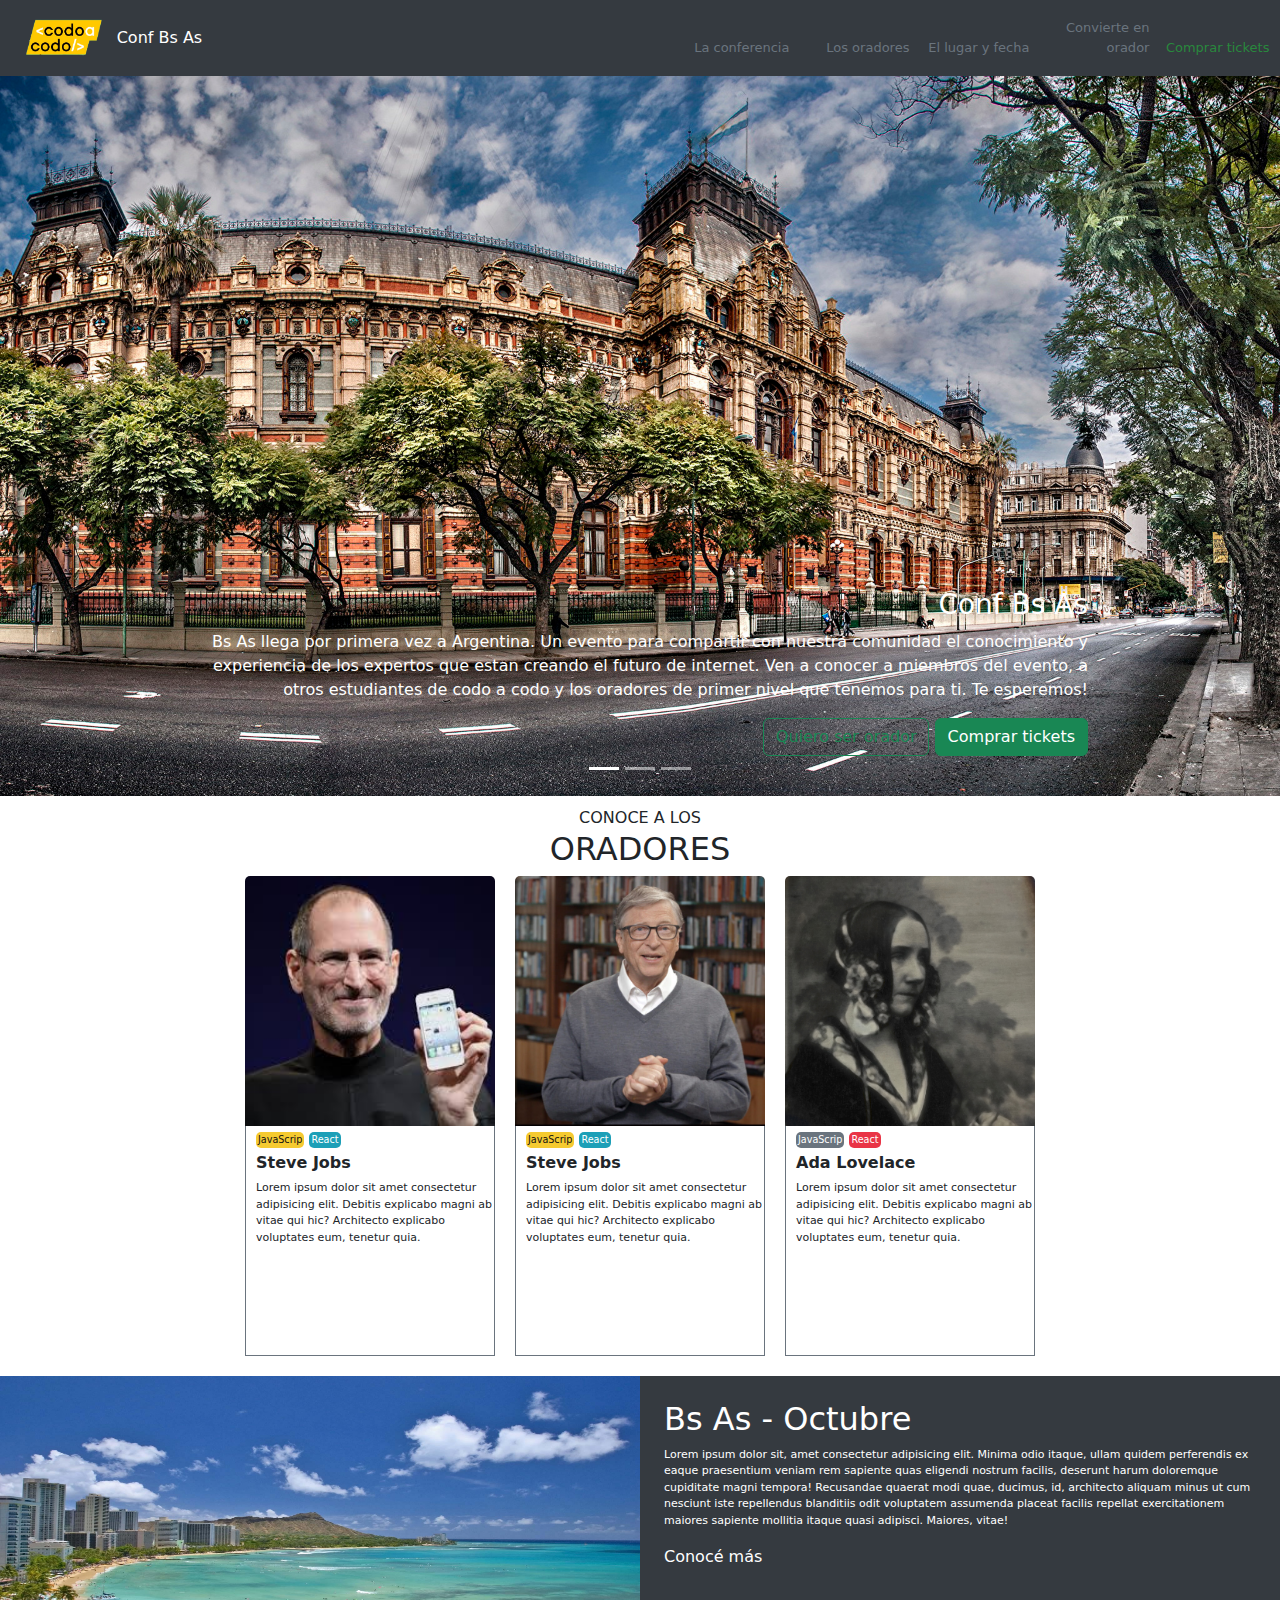
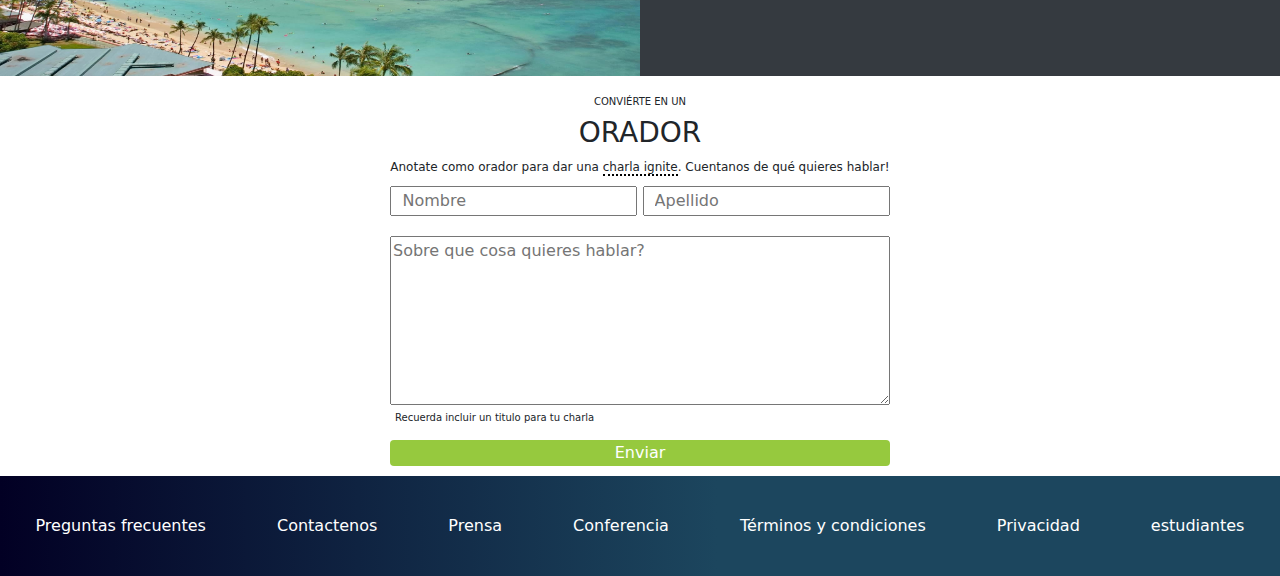
<file: index.html>
<!DOCTYPE html>
<html lang="es">
<head>
    <meta charset="UTF-8">
    <meta name="viewport" content="width=device-width, initial-scale=1.0">
    <title>Codo a Codo</title>
    <link rel="stylesheet" href="./style.css">
    <link rel="stylesheet" href="css/bootstrap.min.css">
    
</head>
<body>
    <header>
         <!-- Nav Horizontal MENU HAMBURGESA  con logo codo a codo-->
        <button class="abrir_menu"></button>
        <nav class="navbar-menu">
            <ul class="navbar-list"> 
                <img id="imagen" class="img_codo" src="./src/img/codoacodo.png"></img>
                <li class="nav-item">
                    <a  id="link" class="nav-link" href="#conferencia">La conferencia</a>
                </li>
                <li class="nav-item  ">
                    <a id="link"  class="nav-link" href="#oradores">Los oradores</a>
                </li>
                <li class="nav-item ">
                    <a id="link"  class="nav-link" href="#lugar_fecha">El lugar y fecha</a>
                </li>
                <li class="nav-item  ">
                    <a id="link"  class="nav-link" href="#convierte">Convierte en orador</a>
                </li>
                <li class="nav-item  ">
                    <a id="link1"  class="nav-link" href="./comprar.html">Comprar tickets</a>
                </li>
            </ul>
        </nav>
        <!-- Nav Horizontal con logo Codo a Codo -->
        <nav  id="navbar" class="navbar navbar-expand-sm">
            <div class="container-fluid">
              <!-- Links -->
                <img id="imagen" src="./src/img/codoacodo.png" class="img col-sm-1"></img>  
                <a  id="conf"class="nav-link col-sm-1 ">Conf Bs As</a>
                <ul class="navbar-nav col-sm-10"> 
                    <li class="nav-item col-md-2 offset-md-5">
                        <a  id="link" class="nav-link" href="#conferencia">La conferencia</a>
                    </li>
                    <li class="nav-item col-md-2 ">
                        <a id="link"  class="nav-link" href="#oradores">Los oradores</a>
                    </li>
                    <li class="nav-item col-md-2">
                        <a id="link"  class="nav-link" href="#lugar_fecha">El lugar y fecha</a>
                    </li>
                    <li class="nav-item col-md-2 ">
                        <a id="link"  class="nav-link" href="#convierte">Convierte en orador</a>
                    </li>
                    <li class="nav-item col-md-2 ">
                        <a id="link1"  class="nav-link" href="./comprar.html">Comprar tickets</a>
                    </li>
              </ul>
            </div>
        </nav>
    </header>
    <main>
        <!-- Carrocel de imagenes -->
        <div id="demo" class="carousel slide" data-bs-ride="carousel">

                <!-- Indicadores-->
                <div class="carousel-indicators">
                <button type="button" data-bs-target="#demo" data-bs-slide-to="0" class="active"></button>
                <button type="button" data-bs-target="#demo" data-bs-slide-to="1"></button>
                <button type="button" data-bs-target="#demo" data-bs-slide-to="2"></button>
                </div>
            
                <!-- Dezplazamiento con imagenes -->
                <div class="carousel-inner">
                    <div class="carousel-item active">
                        <img id="fondo" src="./src/img/ba1.jpg" alt="Los Angeles" class="d-block w-100">
                        <div id="mi-div"class="carousel-caption d-none d-md-block text-end">
                            <!--Texto en la imagen con los dos botones -->
                            <h3 id="conferencia" class="text-aling-left">Conf Bs As</h3>
                            <p class="text-sm-left" >Bs As llega por primera vez  a Argentina. Un evento para compartir con nuestra comunidad
                                el conocimiento y experiencia de los expertos que estan creando el futuro de internet. 
                                Ven a conocer a miembros del evento, a otros estudiantes de codo a codo y los oradores 
                                de primer nivel que tenemos para ti. Te esperemos!
                            </p>
                            <button  id="oradorButton" type="button" class="btn btn-outline-success" >Quiero ser orador</button>
                            <button id="comprarButton" type="button" class="btn btn-success">Comprar tickets</button>
                        </div>
                    </div>
                    <div class="carousel-item">
                        <img id="fondo" src="./src/img/ba2.jpg" alt="Chicago" class="d-block w-100">
                        <div class="carousel-caption d-none d-md-block text-end">
                            <!--Texto en la imagen con los dos botones -->
                            <h3 class="text-aling-left">Conf Bs As</h3>
                            <p class="text-sm-left" >Bs As llega por primera vez  a Argentina. Un evento para compartir con nuestra comunidad
                                el conocimiento y experiencia de los expertos que estan creando el futuro de internet. 
                                Ven a conocer a miembros del evento, a otros estudiantes de codo a codo y los oradores 
                                de primer nivel que tenemos para ti. Te esperemos!
                            </p>
                            <button type="button" class="btn btn-outline-success">Quiero ser orador</button>
                            <button type="button" class="btn btn-success">Comprar tickets</button>
                        </div>
                    </div>
                    <div class="carousel-item">
                        <img id="fondo" src="./src/img/ba3.jpg" alt="New York" class="d-block w-100">
                        <div class="carousel-caption d-none d-md-block text-end">
                            <!--Texto en la imagen con los dos botones -->
                            <h3 class="text-aling-left">Conf Bs As</h3>
                            <p class="text-sm-left" >Bs As llega por primera vez  a Argentina. Un evento para compartir con nuestra comunidad
                                el conocimiento y experiencia de los expertos que estan creando el futuro de internet. 
                                Ven a conocer a miembros del evento, a otros estudiantes de codo a codo y los oradores 
                                de primer nivel que tenemos para ti. Te esperemos!
                            </p>
                            <button type="button" class="btn btn-outline-success">Quiero ser orador</button>
                            <button type="button" class="btn btn-success">Comprar tickets</button>
                        </div>
                    </div>
                </div>
            
                <!-- Botones Prew y Next -->
                <button class="carousel-control-prev" type="button" data-bs-target="#demo" data-bs-slide="prev">
                <span class="carousel-control-prev-icon"></span>
                </button>
                <button class="carousel-control-next" type="button" data-bs-target="#demo" data-bs-slide="next">
                <span class="carousel-control-next-icon"></span>
                </button>
        </div>
        <!--Texto de Oradores -->
        <div id="oradores"class="wrapper">
                <p>CONOCE A LOS</p>
                <h2>ORADORES</h2>
        </div> 
        <!--Oradores Imagenes y textos-->
        <div class="box">
                <!--Primer Orador-->
                <div class="box-children ">
                    <img clas="img_oradores img-fluid" id="img_oradores" src="./src/img/steve.jpg"></img>
                    <div class="contenido">
                        <h4 class="amarillo">JavaScrip</h4>
                        <h4 class="celeste">React</h4>
                        <h3>Steve Jobs</h3>    
                        <p>
                            Lorem ipsum dolor sit amet consectetur adipisicing elit.
                            Debitis explicabo magni ab vitae qui hic? Architecto explicabo voluptates eum,
                            tenetur quia.
                        </p>
                    </div>
                </div>
                <!--Segundo Orador-->
                <div class="box-children ">
                    <img clas="img_oradores" id="img_oradores" src="./src/img/bill.jpg"></img>
                    <div class="contenido">
                        <h4 class="amarillo">JavaScrip</h4>
                        <h4 class="celeste">React</h4>
                        <h3>Steve Jobs</h3>    
                        <p>
                            Lorem ipsum dolor sit amet consectetur adipisicing elit.
                            Debitis explicabo magni ab vitae qui hic? Architecto explicabo voluptates eum,
                            tenetur quia.
                        </p>
                    </div>
                </div>
                <!--Tercer Orador-->
                <div class="box-children ">
                    <img clas="img_oradores" id="img_oradores" src="./src/img/ada.jpeg"></img>
                    <div class="contenido">
                        <h4 class="gris">JavaScrip</h4>
                        <h4 class="rojo">React</h4>
                        <h3>Ada Lovelace</h3>    
                        <p>
                            Lorem ipsum dolor sit amet consectetur adipisicing elit.
                            Debitis explicabo magni ab vitae qui hic? Architecto explicabo voluptates eum,
                            tenetur quia.
                        </p>
                    </div>
                </div>

        </div>
        <div class="contenedor_main"></div>
            <!--Bs Octubre Hawaii-->
            <div class="box2">
                <div id="lugar_fecha"class="box2-children">
                    <img id="img_hawaii" src="./src/img/honolulu.jpg"></img>
                </div>
                <div  class="box2-children p-4">
                    <h2>Bs As - Octubre</h2>
                    <p> 
                        Lorem ipsum dolor sit, amet consectetur adipisicing elit. Minima odio itaque, ullam quidem perferendis ex eaque praesentium veniam rem sapiente quas eligendi nostrum facilis, deserunt harum doloremque cupiditate magni tempora!
                        Recusandae quaerat modi quae, ducimus, id, architecto aliquam minus ut cum nesciunt iste repellendus blanditiis odit voluptatem assumenda placeat facilis repellat exercitationem maiores sapiente mollitia itaque quasi adipisci. Maiores, vitae!
                    </p>
                    <a class="btn_info btnColorTransparente" href="./">Conocé más</a>
                </div>
            </div>
            <!--Formulario-->
            <div class="box3">
                <div class="box3-children">
                    <h6>CONVIÉRTE EN UN</h6>
                    <h3>ORADOR</h3>
                    <p>Anotate como orador para dar una <span>charla ignite</span>. Cuentanos de qué quieres hablar!</p>
                </div>
                <form id="convierte" class="form" type="form">
                    <div>
                        <input class="caja1" placeholder="Nombre"/>
                        <input class="caja2" placeholder="Apellido"/>
                    </div>
                    <textarea  id="caja3"class="caja3" rows="1" type="text" placeholder="Sobre que cosa quieres hablar?"></textarea>
                    <p class="dato_description">Recuerda incluir un titulo para tu charla</p>
                    <button class="button">Enviar</button>
                </form>
            </div>
        </div>
    </main>
    <footer class="footer">
        <a clas="footer_parrafo" href=".7">Preguntas frecuentes</a>
        <a clas="footer_parrafo" href="#">Contactenos</a>
        <a clas="footer_parrafo" href="#">Prensa</a>
        <a clas="footer_parrafo" href="#">Conferencia</a>
        <a clas="footer_parrafo" href="#">Términos y condiciones</a>
        <a clas="footer_parrafo" href="#">Privacidad</a>
        <a clas="footer_parrafo" href="#">estudiantes</a>
    </footer>
    <script type="module" src="./index.js"></script>
    <script src="js/bootstrap.min.js"></script>
</body>
</html>
</file>
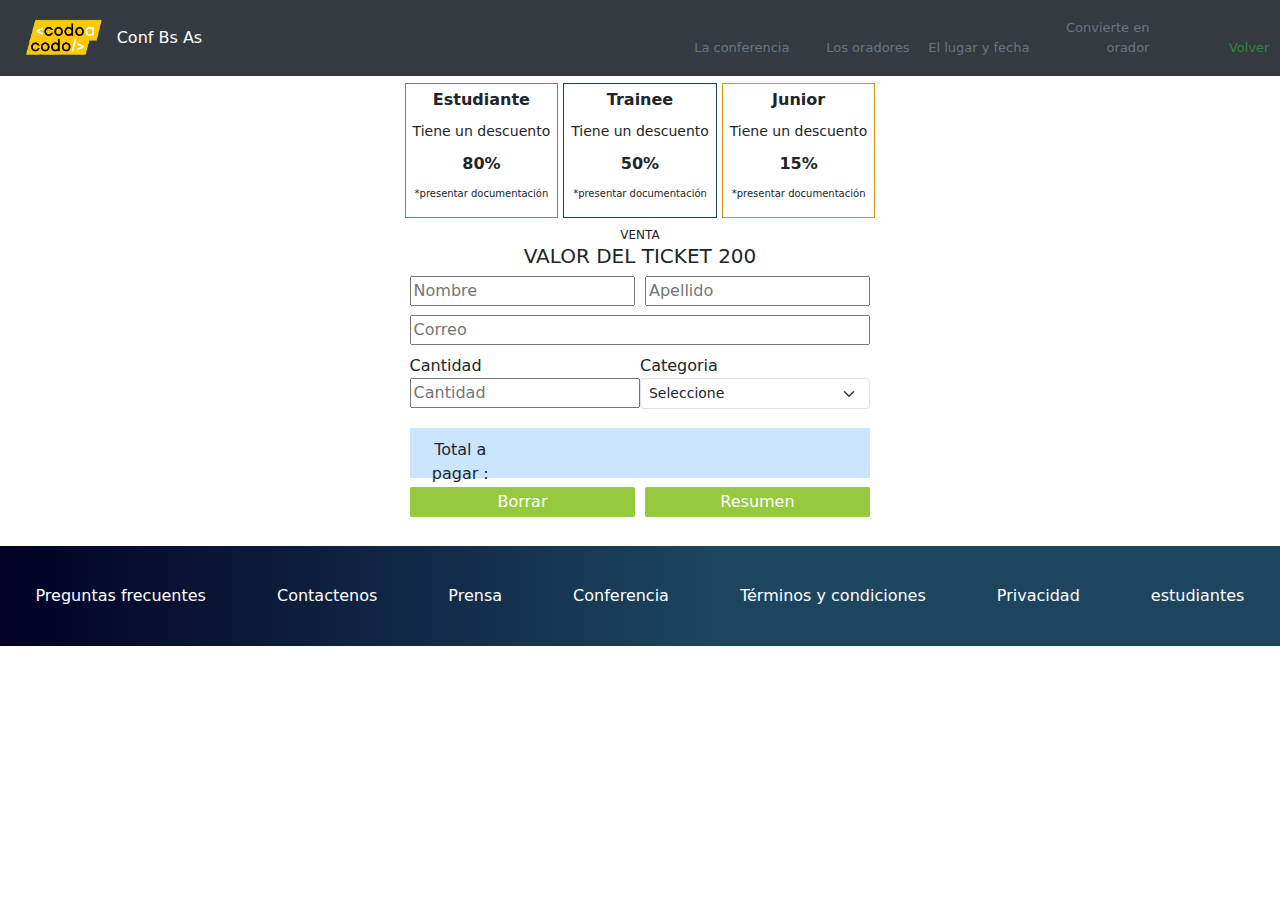
<file: comprar.html>
<!DOCTYPE html>
<html lang="es">
<head>
    <meta charset="UTF-8">
    <meta name="viewport" content="width=device-width, initial-scale=1.0">
    <title>Codo a Codo</title>
    <link rel="stylesheet" href="./style.comprar.css">
    <link rel="stylesheet" href="css/bootstrap.min.css">
    
</head>
<body>
    <header>
         <!-- Nav Horizontal MENU HAMBURGESA  con logo codo a codo-->
        <button class="abrir_menu"></button>
        <nav class="navbar-menu">
            <ul class="navbar-list"> 
                <a  id="imagen" href="./index.html"><img class="img_codo" src="./src/img/codoacodo.png"></img></a>
                <li class="nav-item">
                    <a  id="link" class="nav-link" href="./index.html#conferencia">La conferencia</a>
                </li>
                <li class="nav-item  ">
                    <a id="link"  class="nav-link" href="./index.html#oradores">Los oradores</a>
                </li>
                <li class="nav-item ">
                    <a id="link"  class="nav-link" href="./index.html#lugar_fecha">El lugar y fecha</a>
                </li>
                <li class="nav-item  ">
                    <a id="link"  class="nav-link" href="./index.html#convierte">Convierte en orador</a>
                </li>
                <li class="nav-item  ">
                    <a id="link1"  class="nav-link" href="./index.html">Volver</a>
                </li>
            </ul>
        </nav>
        <!-- Nav Horizontal con logo Codo a Codo -->
        <nav  id="navbar" class="navbar navbar-expand-sm">
            <div class="container-fluid">
              <!-- Links -->
                
                <img id="imagen" src="./src/img/codoacodo.png" class="img col-sm-1"></img>
                
                <a  href="./index.html" id="conf"class="nav-link col-sm-1 ">Conf Bs As</a>
                <ul class="navbar-nav col-sm-10"> 
                    <li class="nav-item col-md-2 offset-md-5">
                        <a  id="link" class="nav-link" href="./index.html#conferencia">La conferencia</a>
                    </li>
                    <li class="nav-item col-md-2 ">
                        <a id="link"  class="nav-link" href="./index.html#oradores">Los oradores</a>
                    </li>
                    <li class="nav-item col-md-2">
                        <a id="link"  class="nav-link" href="./index.html#lugar_fecha">El lugar y fecha</a>
                    </li>
                    <li class="nav-item col-md-2 ">
                        <a id="link"  class="nav-link" href="./index.html#convierte">Convierte en orador</a>
                    </li>
                    <li class="nav-item col-md-2 ">
                        <a id="link1"  class="nav-link" href="./index.html">Volver</a>
                    </li>
              </ul>
            </div>
        </nav>
    </header>
    <main>
        <!-- Contenedor del main -->
        <div class="contenedor_main">
            <!-- caja0 -->
            <div class="box">
                <div class="box-childrenn">
                    <div class="box-estudiante">
                        <h3>Estudiante</h3>     
                        <h2>Tiene un descuento</h2>
                        <h3>80%</h3>
                        <p>*presentar documentación</p>
                    </div>
                    <div class="box-trainee">
                        <h3>Trainee</h3>     
                        <h2>Tiene un descuento</h2>
                        <h3>50%</h3>
                        <p>*presentar documentación</p>
                    </div>
                    <div class="box-junior">
                        <h3>Junior</h3>     
                        <h2>Tiene un descuento</h2>
                        <h3>15%</h3>
                        <p>*presentar documentación</p>     
                    </div>
                </div>   
            </div>
            <!-- caja1 -->
            <div class="box1">
                <p>VENTA</p>
                <h2>VALOR DEL TICKET 200</h2>
            </div>
            <!-- caja2 -->
            <div class="box2">
                <div class="box2-childrenn">
                    <div class="contenedor-filas">
                        <div class="fila">
                            <input class="fila-nombre" placeholder="Nombre"/>
                            <input class="fila-apellido" placeholder="Apellido"/>
                        </div>    
                        <div class="fila1">
                            <input class="fila-email" placeholder="Correo"/>
                        </div>
                        <div class="fila2">
                            <div class="fila2-1">
                                <label>Cantidad</label>
                                <input id="cantidad" type="number" placeholder="Cantidad"/>
                            </div >
                            <div class="fila2-1">
                                <label>Categoria</label>
                                <select class="form-select form-select-sm" id="select">
                                    <option>Seleccione</option>
                                </select>        
                            </div>
                        </div>
                        <div class="fila3">
                            <p class="texto">Total a pagar : </p>
                            <p class="costo" id="resultado"></p>
                        </div>
                        <div class="fila4">
                            <button type="button" id="resetButton" class="btn text-white custom-button">Borrar</button>
                            <div></div>
                            <button  type="button"   id="calcularButton" class="btn text-white custom-button">Resumen</button>
                        </div>
                    </div>
                </div>
            </div>
        </div>
    </main>
    <footer class="footer">
        <a clas="footer_parrafo" href=".7">Preguntas frecuentes</a>
        <a clas="footer_parrafo" href="#">Contactenos</a>
        <a clas="footer_parrafo" href="#">Prensa</a>
        <a clas="footer_parrafo" href="#">Conferencia</a>
        <a clas="footer_parrafo" href="#">Términos y condiciones</a>
        <a clas="footer_parrafo" href="#">Privacidad</a>
        <a clas="footer_parrafo" href="#">estudiantes</a>
    </footer>
    <script type="module" src="./comprar.js"></script>
    <script src="js/bootstrap.min.js"></script>
</body>
</html>
</file>
<file: style.css>
/*Colores seteados*/
:root{
    --GrisOscuro: #353A40;
    --Verde: #29883d;
    --Celeste: #1D9FB7;
    --Rojo: #e93446;
    --GrisClaro: #6A747E;
    --Amarillo: #f5ca30;
    --Petroleo: #1C465E;
    --VerdeClaro: #96C93E;  
    --Negro: #121111;
    --blanco:white;
    --gradialpetroleo:linear-gradient(90deg, rgba(2,0,36,1) 0%, rgba(28,70,94,1) 56%, rgba(28,70,94,1) 100%);
}
/*    HEADER   */
/*Navegador Horizontal*/
.navbar-nav{
    align-items: flex-end;

}
.navbar-nav  li a{
    text-align: end;
    padding-left: 100px;
    width: 140px;
    color: var(--GrisClaro);
    font-size: 13px;
    
}
.navbar-nav li{
    width: 120px;
}
.navbar{
    background-color: var(--GrisOscuro);

}
/*Boton hamburgesa*/
.navbar-menu{
    display:none;
} 
.abrir_menu{
    display: none;
}
/*Cierra hamburgesa*/
#conf{
    color: var(--blanco);
}
#link:hover{
    color: var(--blanco);
}
#link1{
    font-size: 13px;
    color: var(--Verde);
}
/*    BODY   */
/*Carrocel de Imagenes */
#fondo{
    display: none;
    width: 100%;
    height: auto;
}
.wrapper {
    display: flex;
    flex-direction: column;
    align-items: center;
    margin: 0px;
}
.wrapper p{
    margin: 0;
    padding: 0;
    padding-top: 10px;
} 
/*     MAIN    */
/*CAJA BOX 1 ,donde estan bill gates, steve y ada*/
.box{
    width: auto;
    height: 500px;
    justify-content: center;   
    align-items: center;
    display: flex;
    flex-wrap: wrap;
    flex-direction: row;
}
.box-children{
    width: 250px;
    height:500px;
    align-items:center;
    margin-right: 20px;
}   
.box-children:last-child{
    margin-right: 0px;
}
#img_oradores{
    width: 250px;
    height: 250px;
    border-top-left-radius: 5px;
    border-top-right-radius: 5px;
} 
.contenido{
    border-left: 1px solid var(--GrisClaro);
    border-right: 1px solid var(--GrisClaro);
    border-bottom: 1px solid var(--GrisClaro);
    width: 250px;
    height: 230px;
    padding-top:0px;
    padding-left: 10px;
}
.contenido h3{
    font-size: 1em;
    font-weight: bold;
}
.contenido h4{
    padding: 2px;
    display: inline-block;
    border-radius: 5px;
    margin-bottom: 5px;
    font-size: 0.6em;
}
.amarillo{
    background-color: var(--Amarillo);
    color: var(--Negro);
}
.celeste{
    background-color: var(--Celeste);
    color: var(--blanco);
}
.gris{
    background-color: var(--GrisClaro);
    color: var(--blanco);
}

.rojo{
    padding: 5px;
    background-color: var(--Rojo    );
    color: var(--blanco);
}
.contenido p{
    font-size: 11px;
}
/*CAJA BOX 2, donde esta la imagen hawai*/
.box2{
    width: auto;
    height: 300px;
    display: flex;
   flex-direction: row;
}
.box2-children{
    background-color: var(--GrisOscuro);
    align-items:center;
    display: inline-block;
    width: 50%;
}
#img_hawaii{
    width: 100%;
    height: 100%;
    border-radius: 0%;
    margin-bottom: 0%; 
} 
.box2-children h2{
    color: var(--blanco);
}
.box2-children p{
    color: var(--blanco);
    font-size: 11px;
}
.box2-children a{
    text-decoration: none;
    color: var(--blanco);
    border-bottom: var(--blanco);
    height: 25px;
    border-radius: 1px;
}
.box2-children a:hover{
    background-color: white;
    color: var(--colorNegro);
}
/*Caja Box 3, donde esta el formulario */
.box3{
    height: 400px;
    width: auto;
    align-items: center;
    display: flex;
    flex-wrap: wrap;
    flex-direction:column;
}
.box3-children{
    padding-top: 20px;
    height: 100px;
    flex-wrap: wrap;
    flex-direction: row;
}
.box3-children h6{
   
    font-size: 10px;
    text-align: center;
}
.box3-children h3{
    text-align: center;
}
.box3-children p{
    padding: 0px;
    text-align: center;
    font-size: 12px;
}
.form{
    display: flex;
    flex-direction: column;
    width: 100%;
    height: 300px;
    align-items: center;
}
.box3 form p{
    padding: 5px;
    font-size: 10px;
}
.box3-children p span{
    border-bottom: 2px dotted black;
}
.box3 form div input{
    margin-top: 10px;
    padding-left: 10px;
    padding-right: 10px;
    margin-bottom: 20px;
    width: 247px;
}

.caja3 {
    width: 100%; /* Cambiar a 100% para ocupar el ancho completo del contenedor padre */
    height: 60%; /* Cambiar a 'auto' para que la altura se ajuste automáticamente al contenido */
    text-align: start;
    max-width: 500px; /* Establecer un ancho máximo si es necesario */
    box-sizing: border-box;
     /* Evitar que el usuario redimensione manualmente */
    
}
.box3 form button{
    width: 500px;
    border-radius: 4px;
    border: 4px transparent;
    text-decoration: none;
    margin-bottom: 10px;
    color: var(--blanco);
    background-color: var(--VerdeClaro);
}
/*Seccion para el Footer*/
.footer{
    width: auto;
    height: 100px;
    background: linear-gradient(90deg, rgba(2,0,36,1) 0%, rgba(28,70,94,1) 56%, rgba(28,70,94,1) 100%);
    display: flex;
    justify-content: space-around;
    flex-wrap: wrap;
}
.footer a{
    display: flex;
    border: 1px solid;
    text-decoration: none;
    border-color: transparent;
    color: var(--blanco);
    align-items: center;
}
.dato_description {
    width: 500px;
    text-align: start;
    margin-bottom: 10px;
}
/* Para que sea responsivo cuando tenga vista de celular*/
@media screen and (max-width: 768px) {
    .box-children{
        margin:0px;
    }
    .contenedor_main{
        height: 1000px ;
    }
    .box3 form{
        display: flex;
        flex-direction:column;
        width: 300px;
        align-items: center;
    }
    .box3 form div{
        display: flex;
        flex-direction:column;
        width: 300px;
        padding-left: 10px;
        padding-right: 10px;
    }
    #caja3{
        height: 100px;
        width: 300px;
        margin-left: 10px;
    }
    .box3 form div input{
        width: 300px;
    }
    .box3 form button{
        width: 300px;
    }
    .box3 form p{
        width: 300px;
    }
    /*Menu Hamburgesa*/
    #conf{
        display: none;
    }
    .container-fluid img{
        display: none;
    }
    #navbar{
        display: none;
    } 
    .navbar-menu{
        display: flex;
        background-color: var(--GrisOscuro);
        justify-content: space-between;
        padding-left: 7rem;
        padding-right: 5rem;
        align-items: end;
    }
    .navbar-menu ul li a{
        text-decoration: none;
        color: var(--GrisClaro); 
    }
    #link1{
        font-size: 15px;
    }
    #link1:hover{
        font-size: 15px;
        color: var(--blanco);
    }
    .navbar-list{
        list-style-type: none;
        right: 0;
        top: 0;
        gap:1rem;
        align-items: end;
    }
    .img_codo{
        width: 150px;
        height: 100px;
    }
    
  }
</file>
<file: style.comprar.css>
/*Colores seteados*/
:root{
    --GrisOscuro: #353A40;
    --Verde: #29883d;
    --Celeste: #1D9FB7;
    --Rojo: #e93446;
    --GrisClaro: #6A747E;
    --Amarillo: #f5ca30;
    --Petroleo: #1C465E;
    --VerdeClaro: #96C93E;  
    --Negro: #121111;
    --blanco:white;
    --azul: rgb(88, 127, 235);
    --naranja: #df940a;
    --gradialpetroleo:linear-gradient(90deg, rgba(2,0,36,1) 0%, rgba(28,70,94,1) 56%, rgba(28,70,94,1) 100%);
}
/*    HEADER   */
/*Navegador Horizontal*/
.navbar-nav{
    align-items: flex-end;

}
.navbar-nav  li a{
    text-align: end;
    padding-left: 100px;
    width: 140px;
    color: var(--GrisClaro);
    font-size: 13px;
    
}
.navbar-nav li{
    width: 120px;
}
.navbar{
    background-color: var(--GrisOscuro);

}
/*Boton hamburgesa*/
.navbar-menu{
    display:none;
} 
.abrir_menu{
    display: none;
}
/*Cierra hamburgesa*/
#conf{
    color: var(--blanco);
}
#link:hover{
    color: var(--blanco);
}
#link1{
    font-size: 13px;
    color: var(--Verde);
}
/*Cierre HEADER*/
/*Estilo para el Main */    
.contenedor_main{
    width: auto;
    height: 470px;
    display: flex;
    flex-direction: column;
}
/*Stylos para Box */ 
.box{
    width: auto;
    height: 150px;
    display: flex;
    align-items: center;
    justify-content: center;
}
.box-childrenn{
    width: 60%;
    height: 90%;
    display: flex;
    flex-direction: row;
    align-items: center;
    justify-content: center;
}
.box-estudiante{
    width: 20%;
    height: 100%;
    display: flex;
    flex-direction: column;
    border: solid 1px var(--azul);
    margin-right: 5px;
    
}
.box-trainee{
    width: 20%;
    height: 100%;
    border: solid 1px var(--Petroleo);
    margin-right: 5px;
    display: flex;
    flex-direction: column;
}
.box-junior{
    width: 20%;
    height: 100%;
    border: solid 1px var(--naranja);
    display: flex;
    flex-direction: column;
}
.box h3{
    width: 100%;
    height: 40px;
    font-size: 16px;
    font-weight: bold;
    display: flex;
    flex-direction: row;
    justify-content: center;
    align-items: center;
}
.box h2{
    width: 100%;
    font-size: 14px;
    text-align: center; 
}
.box p{
    width: 100%;
    font-size: 10px;
    text-align: center;
}
/*Stylos para Box1 */ 
.box1{
    height: 50px;
    width: auto;
    display: flex;
    flex-direction: column;
}
.box1 p{
    font-size: 12px;
    margin-bottom: 0px;
    text-align: center;
}
.box1 h2{
    font-size: 20px;
    margin-bottom: 0;
    text-align: center;

}
/*Stylos para Box2 */ 
.box2{
    width: auto;
    height: 240px;
    display: flex;
    justify-content: center;
    align-items: center;
}
.box2-childrenn{
    width: 60%;
    height: 100%;
    display: flex;
    justify-content: center;
    
}
.box2-childrenn .contenedor-filas{
    width: 60%;
    display: flex;
    flex-direction: column;
}
.fila{
    width: 100%;
    height: 30px;
    display: flex;
    flex-direction: row;
    justify-content: center;
    margin-bottom: 2%;
}
.fila .fila-nombre{
    width: 50%;
}
.fila .fila-apellido{
    margin-left: 10px;
    width: 50%;
}
.fila1{
    width: 100%;
    height: 30px;
    display: flex;
    justify-content: center;
    margin-bottom: 2%;
}
.fila1 .fila-email{
    width: 100%;
    
}
.fila2{
    width: 100%;
    height: 70px;
    display: flex;
    flex-direction: row;
   
}
.fila2 .fila2-1{
    width: 50%;
    display: flex;
    flex-direction: column;
}
.fila3 {
    width: 100%;
    height: 50px;
    background-color: #cce5ff;
    display: flex;
    flex-direction: row;
    margin-top: 4%;
    margin-bottom: 2%;
}
.fila3 p{
    
    width: 22%;
    text-align: center;
    margin-bottom: 0;
    padding-top: 10px;
}
.fila4 {
    width: 100%;
    display: flex;
    flex-direction: row;
    height: 30px;

}   
.fila4 div{
    width: 2%;
}
.fila4 .custom-button{
    background-color:  #97c93e;
    width: 49%;
    justify-content: center;
    border-radius: 2px;
    align-items: center;
    text-align: center;
   display: flex;
   justify-content: center;
}
.fila4 .custom-button:hover {
    background-color: #218826;
    
}
/*Seccion para el Footer*/
.footer{
    width: auto;
    height: 100px;
    background: linear-gradient(90deg, rgba(2,0,36,1) 0%, rgba(28,70,94,1) 56%, rgba(28,70,94,1) 100%);
    display: flex;
    justify-content: space-around;
    flex-wrap: wrap;
}
.footer a{
    display: flex;
    border: 1px solid;
    text-decoration: none;
    border-color: transparent;
    color: var(--blanco);
    align-items: center;
}
.dato_description {
    width: 500px;
    text-align: start;
    margin-bottom: 10px;
}
@media screen and (max-width: 768px) {
    .box-children{
        margin:0px;
    }
    .contenedor_main{
        height: 1000px ;
    }
    .box3 form{
        display: flex;
        flex-direction:column;
        width: 300px;
        align-items: center;
    }
    .box3 form div{
        display: flex;
        flex-direction:column;
        width: 300px;
        padding-left: 10px;
        padding-right: 10px;
    }
    #caja3{
        height: 100px;
        width: 300px;
        margin-left: 10px;
    }
    .box3 form div input{
        width: 300px;
    }
    .box3 form button{
        width: 300px;
    }
    .box3 form p{
        width: 300px;
    }
    /*Menu Hamburgesa*/
    #conf{
        display: none;
    }
    .container-fluid img{
        display: none;
    }
    #navbar{
        display: none;
    } 
    .navbar-menu{
        display: flex;
        background-color: var(--GrisOscuro);
        justify-content: space-between;
        padding-left: 7rem;
        padding-right: 5rem;
        align-items: end;
    }
    .navbar-menu ul li a{
        text-decoration: none;
        color: var(--GrisClaro); 
    }
    #link1{
        font-size: 15px;
    }
    #link1:hover{
        font-size: 15px;
        color: var(--blanco);
    }
    .navbar-list{
        list-style-type: none;
        right: 0;
        top: 0;
        gap:1rem;
        align-items: end;
    }
    .img_codo{
        width: 150px;
        height: 100px;
    }
    
  }
</file>
